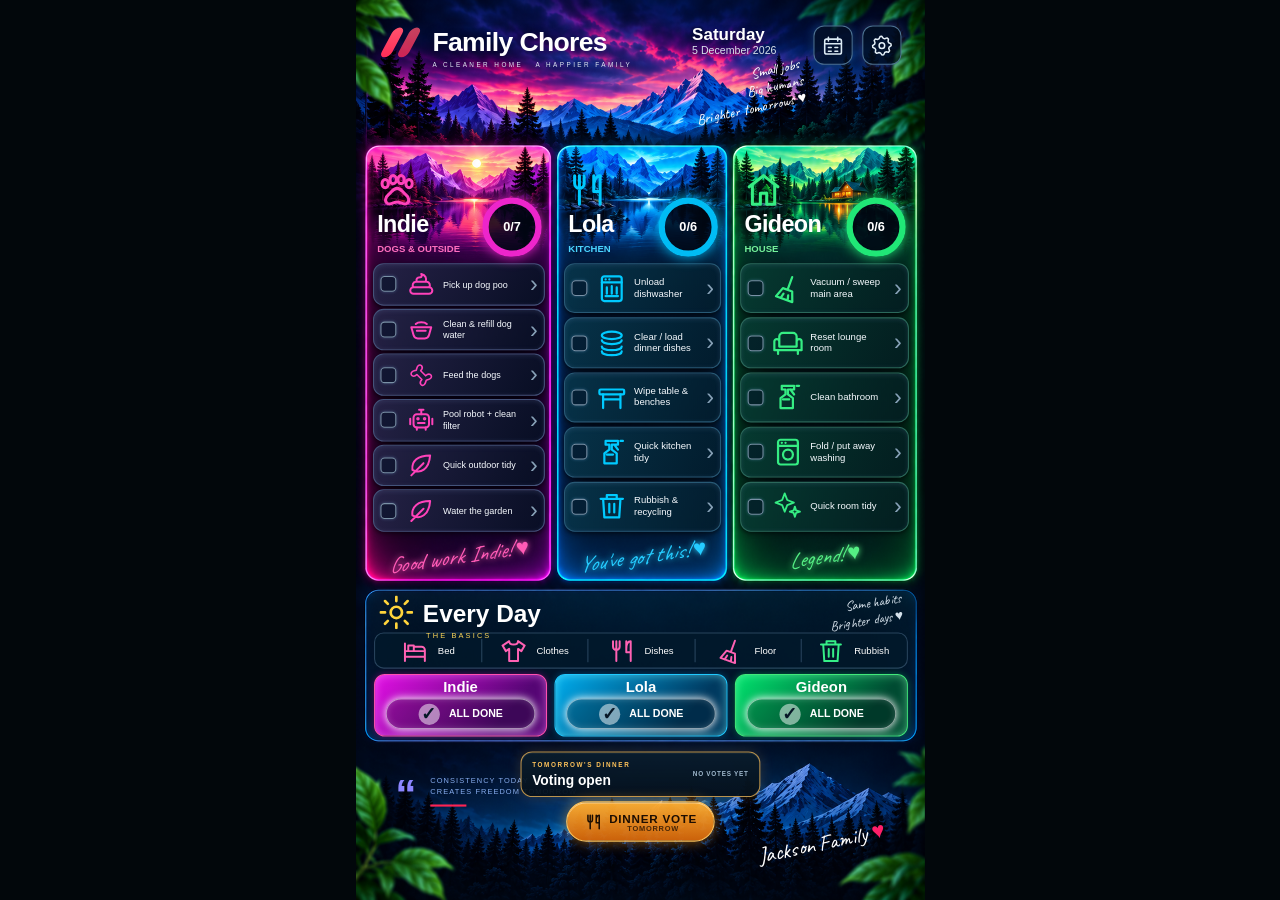
<file: index.html>
<!doctype html>
<html>
<head>
<meta charset="utf-8">
<meta name="viewport" content="width=device-width,initial-scale=1,maximum-scale=1,user-scalable=no">
<title>Family Chores</title>
<style>
*{box-sizing:border-box;-webkit-tap-highlight-color:transparent}
html,body{margin:0;width:100%;height:100%;overflow:hidden;background:#040a11;color:#fff;font-family:Arial,Helvetica,sans-serif}
body{padding:8px;background:#040a11}
button{font:inherit}
.app{height:100%;display:grid;grid-template-rows:108px minmax(0,1fr) 142px 70px;gap:9px}
.top{position:relative;overflow:hidden;border:1px solid #264863;border-radius:20px;background:#091725 url('assets/header-scene.svg') center/cover no-repeat;box-shadow:0 15px 34px rgba(0,0,0,.42)}
.topShade{position:absolute;inset:0;background:linear-gradient(90deg,rgba(3,8,15,.16),rgba(3,8,15,.03) 54%,rgba(3,8,15,.26))}
.topInner{position:relative;z-index:2;height:100%;display:flex;justify-content:space-between;align-items:flex-start;padding:13px 16px}
.brand{display:flex;gap:13px;align-items:flex-start}.logo{position:relative;width:45px;height:36px;margin-top:2px}.logo:before,.logo:after{content:"";position:absolute;top:0;width:14px;height:35px;border-radius:12px;transform:skew(-28deg);background:linear-gradient(#ff536d,#ff2c57)}.logo:before{left:5px}.logo:after{left:23px;opacity:.78}
.title{font-size:34px;line-height:1;font-weight:900;letter-spacing:-1.1px;text-shadow:0 2px 10px rgba(0,0,0,.35)}.tag{margin-top:5px;font-size:10px;letter-spacing:3.2px;color:#e0e9f2;text-shadow:0 2px 7px rgba(0,0,0,.5)}
.topRight{display:flex;gap:13px;align-items:flex-start}.date{text-align:left;color:#d8e2eb;font-size:14px;line-height:1.15;text-shadow:0 2px 7px rgba(0,0,0,.5)}.date b{display:block;font-size:24px;line-height:1;color:#fff}.scribble{margin-top:10px;text-align:right;font-family:cursive;font-size:16px;line-height:1.02;transform:rotate(-4deg);text-shadow:0 2px 8px rgba(0,0,0,.6)}.gear{width:46px;height:46px;border:1px solid #4d7292;border-radius:14px;background:rgba(7,24,40,.72);color:#e5f0f8;font-size:22px}
.cards{display:grid;grid-template-columns:repeat(3,1fr);gap:10px;min-height:0}.card{height:100%;min-height:0;overflow:hidden;border-radius:22px;background:linear-gradient(#091a29,#06111c);display:grid;grid-template-rows:152px minmax(0,1fr) 40px;box-shadow:0 16px 32px rgba(0,0,0,.36)}.card.indie{border:2px solid #ff4fb1;box-shadow:0 0 20px rgba(255,79,177,.20),0 16px 32px rgba(0,0,0,.36)}.card.lola{border:2px solid #20c9ff;box-shadow:0 0 20px rgba(32,201,255,.18),0 16px 32px rgba(0,0,0,.36)}.card.gideon{border:2px solid #41e97a;box-shadow:0 0 20px rgba(65,233,122,.18),0 16px 32px rgba(0,0,0,.36)}
.hero{position:relative;overflow:hidden;background-size:cover;background-position:center}.indie .hero{background-image:url('assets/indie-scene.svg')}.lola .hero{background-image:url('assets/lola-scene.svg')}.gideon .hero{background-image:url('assets/gideon-scene.svg')}.hero:after{content:"";position:absolute;inset:0;background:linear-gradient(180deg,rgba(3,8,14,.02),rgba(3,8,14,.08) 40%,rgba(3,8,14,.83) 100%)}.heroInner{position:relative;z-index:2;height:100%;padding:11px 12px}
.roleIcon{width:48px;height:48px;margin-bottom:1px}.roleIcon svg{width:48px;height:48px;fill:none;stroke-width:2.3;stroke-linecap:round;stroke-linejoin:round}.indie .roleIcon svg{stroke:#ff4fb1}.lola .roleIcon svg{stroke:#20c9ff}.gideon .roleIcon svg{stroke:#41e97a}.name{font-size:31px;font-weight:900;letter-spacing:-.8px}.role{font-size:13px;font-weight:900;text-transform:uppercase;margin-top:1px}.indie .role{color:#ff6fc0}.lola .role{color:#4bd5ff}.gideon .role{color:#75f29b}
.ring{position:absolute;right:12px;bottom:14px;width:70px;height:70px;border-radius:50%;display:grid;place-items:center;background:conic-gradient(#fff 0deg,rgba(255,255,255,.15) 0)}.indie .ring{background:conic-gradient(#ff4fb1 var(--deg),rgba(255,255,255,.15) 0)}.lola .ring{background:conic-gradient(#20c9ff var(--deg),rgba(255,255,255,.15) 0)}.gideon .ring{background:conic-gradient(#41e97a var(--deg),rgba(255,255,255,.15) 0)}.ring:after{content:"";position:absolute;width:50px;height:50px;border-radius:50%;background:#08131f}.ring span{position:relative;z-index:2;font-weight:900;font-size:14px}
.tasks{min-height:0;padding:8px 9px;display:grid;grid-template-rows:repeat(5,1fr);gap:6px}.task{min-height:0;width:100%;display:grid;grid-template-columns:27px 38px minmax(0,1fr) 13px;align-items:center;gap:8px;text-align:left;border:1px solid #29455f;border-radius:13px;background:linear-gradient(#142b40,#0f2235);color:#f7fbff;padding:6px 8px;line-height:1.08}.task:active{transform:scale(.995)}.check{width:26px;height:26px;border:2px solid #7a91a6;border-radius:6px;display:grid;place-items:center;font-size:16px;font-weight:900}.taskIcon{width:36px;height:36px;display:grid;place-items:center}.taskIcon svg{width:32px;height:32px;fill:none;stroke-width:2.15;stroke-linecap:round;stroke-linejoin:round}.indie .taskIcon svg{stroke:#ff4fb1}.lola .taskIcon svg{stroke:#20c9ff}.gideon .taskIcon svg{stroke:#41e97a}.label{font-size:13px;font-weight:700}.arrow{font-size:20px;color:#88a2b8}.task.done{background:linear-gradient(#205f49,#153f31);border-color:#49dc91}.task.done .check{background:#4ce299;border-color:#4ce299;color:#062417}.task.done .label{text-decoration:line-through}.cheer{display:grid;place-items:center;font-family:cursive;font-size:17px;font-style:italic;transform:rotate(-2deg)}.indie .cheer{color:#ff5bb6}.lola .cheer{color:#25ccff}.gideon .cheer{color:#55ef84}
.every{border:1px solid #2c4c67;border-radius:19px;background:linear-gradient(#0e2134,#091824);padding:8px 11px;box-shadow:0 12px 28px rgba(0,0,0,.26)}.everyTop{height:34px;display:flex;justify-content:space-between;align-items:flex-start}.everyTitle{font-size:22px;font-weight:900}.everyTitle span{font-size:28px;vertical-align:-3px;margin-right:8px;color:#ffd43b}.everySub{font-size:9px;letter-spacing:2px;color:#ffd858;margin-left:38px;margin-top:-3px}.same{font-family:cursive;font-size:13px;line-height:1.02;text-align:right;transform:rotate(-3deg);color:#d4e0ea}.basics{height:42px;margin-top:3px;border-top:1px solid #28445d;border-bottom:1px solid #28445d;display:grid;grid-template-columns:repeat(5,1fr)}.basic{display:flex;align-items:center;justify-content:center;gap:6px;font-size:11px}.basic svg{width:20px;height:20px;fill:none;stroke:#ff61b3;stroke-width:2;stroke-linecap:round;stroke-linejoin:round}.everyGrid{height:48px;margin-top:6px;display:grid;grid-template-columns:repeat(3,1fr);gap:9px}.person{border-radius:11px;padding:4px 7px;display:grid;grid-template-columns:74px 1fr;align-items:center}.person.indie{background:linear-gradient(#7c188d,#361548);border:1px solid #ff4fb1}.person.lola{background:linear-gradient(#006a9e,#0a3550);border:1px solid #20c9ff}.person.gideon{background:linear-gradient(#08713e,#0b3a28);border:1px solid #41e97a}.pname{text-align:center;font-size:15px;font-weight:900}.allDone{height:31px;border-radius:16px;border:1px solid rgba(255,255,255,.55);background:rgba(3,11,19,.28);color:#fff;font-size:12px;font-weight:900}.allDone.done{background:linear-gradient(#55e79d,#36c27d);color:#072518;border-color:#72efb0}
.footer{position:relative;overflow:hidden;border:1px solid #1d3d56;border-radius:16px;background:#07121c url('assets/footer-scene.svg') center/cover no-repeat;display:flex;align-items:center;justify-content:space-between;padding:0 15px}.footer:after{content:"";position:absolute;inset:0;background:linear-gradient(90deg,rgba(4,11,18,.30),rgba(4,11,18,.08),rgba(4,11,18,.24))}.quote,.signature{position:relative;z-index:2}.quote{font-size:10px;letter-spacing:1.4px;text-transform:uppercase;line-height:1.4;color:#bccbd8}.quote b{font-size:37px;color:#8eb5d6;vertical-align:-8px;margin-right:8px}.signature{font-family:cursive;font-size:18px}.heart{color:#ff4d68}
.modalbg{display:none;position:fixed;inset:0;z-index:99;background:rgba(0,0,0,.82);align-items:center;justify-content:center}.modal{width:380px;padding:18px;border:1px solid #36536e;border-radius:17px;background:#0d2032}.modal h2{margin:0 0 7px}.modal p{color:#a2b4c6}.actions{display:flex;justify-content:flex-end;gap:8px}.action{padding:10px 14px;border:1px solid #36536e;border-radius:9px;background:#173047;color:#fff}
</style>
<link rel="stylesheet" href="fridge.css?v=20260910-icons">
<link rel="stylesheet" href="dinner-vote.css?v=20260910-main-dinner1">
<link rel="stylesheet" href="family-calendar.css?v=20260911-cal2">
<link rel="stylesheet" href="family-calendar-foundry4.css?v=foundry4-month1">
<link rel="stylesheet" href="family-calendar-industrial-v3.css?v=20260911-steam3">
</head>
<body>
<div class="app">
<header class="top"><div class="topShade"></div><div class="topInner"><div class="brand"><div class="logo"></div><div><div class="title">Family Chores</div><div class="tag">A CLEANER HOME&nbsp;&nbsp; A HAPPIER FAMILY</div></div></div><div class="topRight"><div><div class="date"><b id="day"></b><span id="date"></span></div><div class="scribble">Small jobs<br>Big humans<br>Brighter tomorrows ♥</div></div><button class="gear" id="settings" aria-label="Settings"><svg viewBox="0 0 24 24" aria-hidden="true"><polygon points="12.00,2.00 13.56,4.15 15.06,4.61 17.56,3.69 19.07,4.93 18.65,7.56 19.39,8.94 21.81,10.05 22.00,12.00 19.85,13.56 19.39,15.06 20.31,17.56 19.07,19.07 16.44,18.65 15.06,19.39 13.95,21.81 12.00,22.00 10.44,19.85 8.94,19.39 6.44,20.31 4.93,19.07 5.35,16.44 4.61,15.06 2.19,13.95 2.00,12.00 4.15,10.44 4.61,8.94 3.69,6.44 4.93,4.93 7.56,5.35 8.94,4.61 10.05,2.19"/><circle cx="12" cy="12" r="3"/></svg></button></div></div></header>
<main class="cards">
<section class="card indie"><div class="hero"><div class="heroInner"><div class="roleIcon" id="roleIcon0"></div><div class="name">Indie</div><div class="role" id="role0"></div><div class="ring" id="ring0"><svg viewBox="0 0 56 56" aria-hidden="true"><circle id="progress0" cx="28" cy="28" r="25" fill="none" stroke="#ffffff" stroke-width="4" stroke-dasharray="0 157.08"/></svg><span id="count0">0/6</span></div></div></div><div class="tasks" id="tasks0"></div><div class="cheer">Good work Indie! ♥</div></section>
<section class="card lola"><div class="hero"><div class="heroInner"><div class="roleIcon" id="roleIcon1"></div><div class="name">Lola</div><div class="role" id="role1"></div><div class="ring" id="ring1"><svg viewBox="0 0 56 56" aria-hidden="true"><circle id="progress1" cx="28" cy="28" r="25" fill="none" stroke="#ffffff" stroke-width="4" stroke-dasharray="0 157.08"/></svg><span id="count1">0/6</span></div></div></div><div class="tasks" id="tasks1"></div><div class="cheer">You've got this! ♥</div></section>
<section class="card gideon"><div class="hero"><div class="heroInner"><div class="roleIcon" id="roleIcon2"></div><div class="name">Gideon</div><div class="role" id="role2"></div><div class="ring" id="ring2"><svg viewBox="0 0 56 56" aria-hidden="true"><circle id="progress2" cx="28" cy="28" r="25" fill="none" stroke="#ffffff" stroke-width="4" stroke-dasharray="0 157.08"/></svg><span id="count2">0/6</span></div></div></div><div class="tasks" id="tasks2"></div><div class="cheer">Legend! ♥</div></section>
</main>
<section class="every"><div class="everyTop"><div><div class="everyTitle"><span class="sunIcon"><svg viewBox="0 0 24 24" aria-hidden="true"><circle cx="12" cy="12" r="4"/><path d="M12 1v3M12 20v3M1 12h3M20 12h3M4 4l2 2M18 18l2 2M4 20l2-2M18 6l2-2"/></svg></span>Every Day</div><div class="everySub">THE BASICS</div></div><div class="same">Same habits<br>Brighter days ♥</div></div><div class="basics"><div class="basic"><svg viewBox="0 0 24 24" aria-hidden="true" focusable="false"><path d="M3 21V5M21 21v-9H3M3 17h18M6 12V7h5v5M11 8h7a3 3 0 0 1 3 3v1"/></svg>Bed</div><div class="basic"><svg viewBox="0 0 24 24" aria-hidden="true" focusable="false"><path d="m8 3-6 4 3 5 3-2v11h8V10l3 2 3-5-6-4c0 4-8 4-8 0Z"/></svg>Clothes</div><div class="basic"><svg viewBox="0 0 24 24" aria-hidden="true" focusable="false"><path d="M4 3v5a3 3 0 0 0 6 0V3M7 3v18M16 3v10h4V3c-3 0-4 4-4 7M20 13v8"/></svg>Dishes</div><div class="basic"><svg viewBox="0 0 24 24" aria-hidden="true" focusable="false"><g transform="rotate(20 12 12)"><path d="M12 2v11M8 13h8l3 8H5ZM10 17l-1 4M14 17l1 4"/></g></svg>Floor</div><div class="basic"><svg viewBox="0 0 24 24" aria-hidden="true" focusable="false"><path d="M3 6h18M8 6V3h8v3M5 6l1 15h12l1-15M10 10v7M14 10v7"/></svg>Rubbish</div></div><div class="everyGrid"><div class="person indie"><div class="pname">Indie</div><button class="allDone" id="all0">ALL DONE</button></div><div class="person lola"><div class="pname">Lola</div><button class="allDone" id="all1">ALL DONE</button></div><div class="person gideon"><div class="pname">Gideon</div><button class="allDone" id="all2">ALL DONE</button></div></div></section>
<footer class="footer"><div class="quote"><b>“</b>Consistency today<br>creates freedom tomorrow</div><div class="signature">Jackson Family <span class="heart">♥</span></div></footer>
</div>
<div class="modalbg" id="modal"><div class="modal"><h2>Reset today?</h2><p>Clear every completed job for today?</p><div class="actions"><button class="action" id="cancel">Cancel</button><button class="action" id="reset">Reset</button></div></div></div>
<script>
(function(){function fitBoard(){var board=document.querySelector('.app'),w=document.documentElement.clientWidth,h=document.documentElement.clientHeight,s=Math.min(w/536,h/848);board.style.transform='scale('+s+')';board.style.left=((w-536*s)/2)+'px';board.style.top=((h-848*s)/2)+'px'}fitBoard();window.addEventListener('resize',fitBoard);})();
</script>
<script>
(function(){
var roles=[
{name:"Dogs & Outside",tasks:[["Pick up dog poo","poo"],["Clean & refill dog water","bowl"],["Feed the dogs","bone"],["Pool robot + clean filter","robot"],["Quick outdoor tidy","leaf"],["Water the garden","leaf"]]},
{name:"Kitchen",tasks:[["Unload dishwasher","dishwasher"],["Clear / load dinner dishes","dishes"],["Wipe table & benches","table"],["Quick kitchen tidy","spray"],["Rubbish & recycling","bin"]]},
{name:"House",tasks:[["Vacuum / sweep main area","broom"],["Reset lounge room","sofa"],["Clean bathroom","spray"],["Fold / put away washing","washer"],["Quick room tidy","sparkle"]]}
];
var anchor=new Date(2026,8,9,12,0,0),dayNames=["Sunday","Monday","Tuesday","Wednesday","Thursday","Friday","Saturday"],monthNames=["January","February","March","April","May","June","July","August","September","October","November","December"];
function pad(n){return n<10?"0"+n:""+n}function dateKey(d){return d.getFullYear()+"-"+pad(d.getMonth()+1)+"-"+pad(d.getDate())}function dateOnly(d){return new Date(d.getFullYear(),d.getMonth(),d.getDate(),12,0,0)}function dayDiff(a,b){return Math.round((dateOnly(b)-dateOnly(a))/86400000)}function mod(n,m){return((n%m)+m)%m}
var now=new Date(),today=dateKey(now),offset=mod(dayDiff(anchor,now),3);
function roleIndex(i){return mod(i+offset,3)}function storageKey(i,t,j){return"jackson-chores:"+today+":"+i+":"+t+":"+j}function getDone(i,t,j){return localStorage.getItem(storageKey(i,t,j))==="1"}function setDone(i,t,j,v){if(v){localStorage.setItem(storageKey(i,t,j),"1")}else{localStorage.removeItem(storageKey(i,t,j))}}function basicDone(i){return getDone(i,"every","all")}
var iconShapes={"paw":"<ellipse cx=\"5\" cy=\"8\" rx=\"2\" ry=\"2.6\"/><ellipse cx=\"10\" cy=\"5.5\" rx=\"2\" ry=\"2.6\"/><ellipse cx=\"15\" cy=\"5.5\" rx=\"2\" ry=\"2.6\"/><ellipse cx=\"20\" cy=\"8\" rx=\"2\" ry=\"2.6\"/><path d=\"M12.5 11c-2.5 0-3 2-5.5 4-2 1.6-2.5 4.5-.5 5.5 2 1 4-1 6-1s4 2 6 1c2-1 1.5-4-.5-5.5-2.5-2-3-4-5.5-4Z\"/>","utensils":"<path d=\"M4 3v5a3 3 0 0 0 6 0V3M7 3v18M16 3v10h4V3c-3 0-4 4-4 7M20 13v8\"/>","house":"<path d=\"m3 10 9-7 9 7M5 9v12h5v-7h4v7h5V9\"/>","poo":"<path d=\"M8 10c-1-2 0-4 3-4 1 0 2-1 1-3 4 1 5 4 4 7M7 10h10a3 3 0 0 1 2 5H5a3 3 0 0 1 2-5ZM5 15h14a3 3 0 0 1 0 6H5a3 3 0 0 1 0-6Z\"/>","bowl":"<path d=\"M3 10h18l-2 7a4 4 0 0 1-4 3H9a4 4 0 0 1-4-3ZM7 7c2-2 8-2 10 0M8 13h8\"/>","bone":"<path d=\"M9 8C3 8 3 2 7 2c2 0 3 1 5 2 2-1 3-2 5-2 4 0 4 6-2 6v8c6 0 6 6 2 6-2 0-3-1-5-2-2 1-3 2-5 2-4 0-4-6 2-6Z\" transform=\"translate(12 12) rotate(-45) scale(.8) translate(-12 -12)\"/>","robot":"<rect x=\"5\" y=\"7\" width=\"14\" height=\"12\" rx=\"3\"/><path d=\"M12 7V3M10 3h4M2 11v5M22 11v5M8 19v2M16 19v2M9 15h6\"/><circle cx=\"9\" cy=\"11\" r=\".7\"/><circle cx=\"15\" cy=\"11\" r=\".7\"/>","leaf":"<path d=\"M20 3C9 3 3 8 4 16c7 4 15 0 16-13ZM3 21l11-11\"/>","dishwasher":"<rect x=\"4\" y=\"2\" width=\"16\" height=\"20\" rx=\"2\"/><path d=\"M4 7h16M7 4.5h.1M10 4.5h.1M7 18h10M8 11v5M12 10v6M16 11v5\"/>","washer":"<rect x=\"4\" y=\"2\" width=\"16\" height=\"20\" rx=\"2\"/><path d=\"M4 7h16M7 4.5h.1M10 4.5h.1\"/><circle cx=\"12\" cy=\"14\" r=\"4\"/>","dishes":"<ellipse cx=\"12\" cy=\"6\" rx=\"8\" ry=\"3\"/><path d=\"M4 10c0 4 16 4 16 0M4 15c0 4 16 4 16 0M4 19c0 4 16 4 16 0\"/>","table":"<rect x=\"2\" y=\"6\" width=\"20\" height=\"4\" rx=\"1\"/><path d=\"M5 10v11M19 10v11M5 14h14\"/>","spray":"<path d=\"M7 3h10v3h-5v4l4 3v8H6v-8l4-3V6H7ZM14 6l3 4M19 3h2M8 14h5\"/>","bin":"<path d=\"M3 6h18M8 6V3h8v3M5 6l1 15h12l1-15M10 10v7M14 10v7\"/>","broom":"<g transform=\"rotate(20 12 12)\"><path d=\"M12 2v11M8 13h8l3 8H5ZM10 17l-1 4M14 17l1 4\"/></g>","sofa":"<path d=\"M5 11V7a3 3 0 0 1 3-3h8a3 3 0 0 1 3 3v4M5 15h14M5 11a2 2 0 0 0-4 0v7h22v-7a2 2 0 0 0-4 0v4M5 11v4M4 18v3M20 18v3\"/>","shirt":"<path d=\"m8 3-6 4 3 5 3-2v11h8V10l3 2 3-5-6-4c0 4-8 4-8 0Z\"/>","sparkle":"<path d=\"m9 2 2.5 6.5L18 11l-6.5 2.5L9 20l-2.5-6.5L0 11l6.5-2.5ZM19 15l1.2 3.8L24 20l-3.8 1.2L19 25l-1.2-3.8L14 20l3.8-1.2Z\" transform=\"translate(2 0) scale(.82)\"/>","bed":"<path d=\"M3 21V5M21 21v-9H3M3 17h18M6 12V7h5v5M11 8h7a3 3 0 0 1 3 3v1\"/>","sun":"<circle cx=\"12\" cy=\"12\" r=\"4\"/><path d=\"M12 1v3M12 20v3M1 12h3M20 12h3M4 4l2 2M18 18l2 2M4 20l2-2M18 6l2-2\"/>"};
function iconSvg(name){return '<svg viewBox="0 0 24 24" aria-hidden="true" focusable="false">'+iconShapes[name]+'</svg>'}
function roleIcon(idx){return iconSvg(["paw","utensils","house"][idx])}
function taskIcon(name){return iconSvg(name)}
function makeTask(i,j,label,iconName){var b=document.createElement("button");b.className=getDone(i,"role",j)?"task done":"task";b.innerHTML='<span class="check">'+(getDone(i,"role",j)?"✓":"")+'</span><span class="taskIcon">'+taskIcon(iconName)+'</span><span class="label">'+label+'</span><span class="arrow">›</span>';b.onclick=function(){setDone(i,"role",j,!getDone(i,"role",j));render()};return b}
function render(){document.getElementById("day").innerHTML=dayNames[now.getDay()];document.getElementById("date").innerHTML=now.getDate()+" "+monthNames[now.getMonth()]+" "+now.getFullYear();var i,j,r,doneCount,total,pct,tasksEl,btn;for(i=0;i<3;i++){r=roles[roleIndex(i)];document.getElementById("role"+i).innerHTML=r.name;document.getElementById("roleIcon"+i).innerHTML=roleIcon(roleIndex(i));tasksEl=document.getElementById("tasks"+i);tasksEl.className=r.tasks.length>5?"tasks six":"tasks";tasksEl.innerHTML="";doneCount=basicDone(i)?1:0;for(j=0;j<r.tasks.length;j++){if(getDone(i,"role",j)){doneCount++}tasksEl.appendChild(makeTask(i,j,r.tasks[j][0],r.tasks[j][1]))}total=r.tasks.length+1;pct=Math.round(doneCount*100/total);document.getElementById("count"+i).innerHTML=doneCount+"/"+total;document.getElementById("progress"+i).setAttribute("stroke-dasharray",(pct*1.5708)+" 157.08");btn=document.getElementById("all"+i);btn.className=basicDone(i)?"allDone done":"allDone";btn.innerHTML=basicDone(i)?"✓ ALL DONE":"ALL DONE"}}
function allHandler(i){return function(){setDone(i,"every","all",!basicDone(i));render()}}for(var a=0;a<3;a++){document.getElementById("all"+a).onclick=allHandler(a)}document.getElementById("settings").onclick=function(){document.getElementById("modal").style.display="flex"};document.getElementById("cancel").onclick=function(){document.getElementById("modal").style.display="none"};document.getElementById("reset").onclick=function(){for(var i=0;i<3;i++){var r=roles[roleIndex(i)];for(var j=0;j<r.tasks.length;j++){localStorage.removeItem(storageKey(i,"role",j))}localStorage.removeItem(storageKey(i,"every","all"))}document.getElementById("modal").style.display="none";render()};setInterval(function(){if(dateKey(new Date())!==today){location.reload()}},60000);render()})();
</script>
<script src="dinner-vote.js?v=20260910-cloud3"></script>
<script src="family-calendar-foundry4.js?v=foundry4-month-day2"></script>
</body>
</html>
</file>
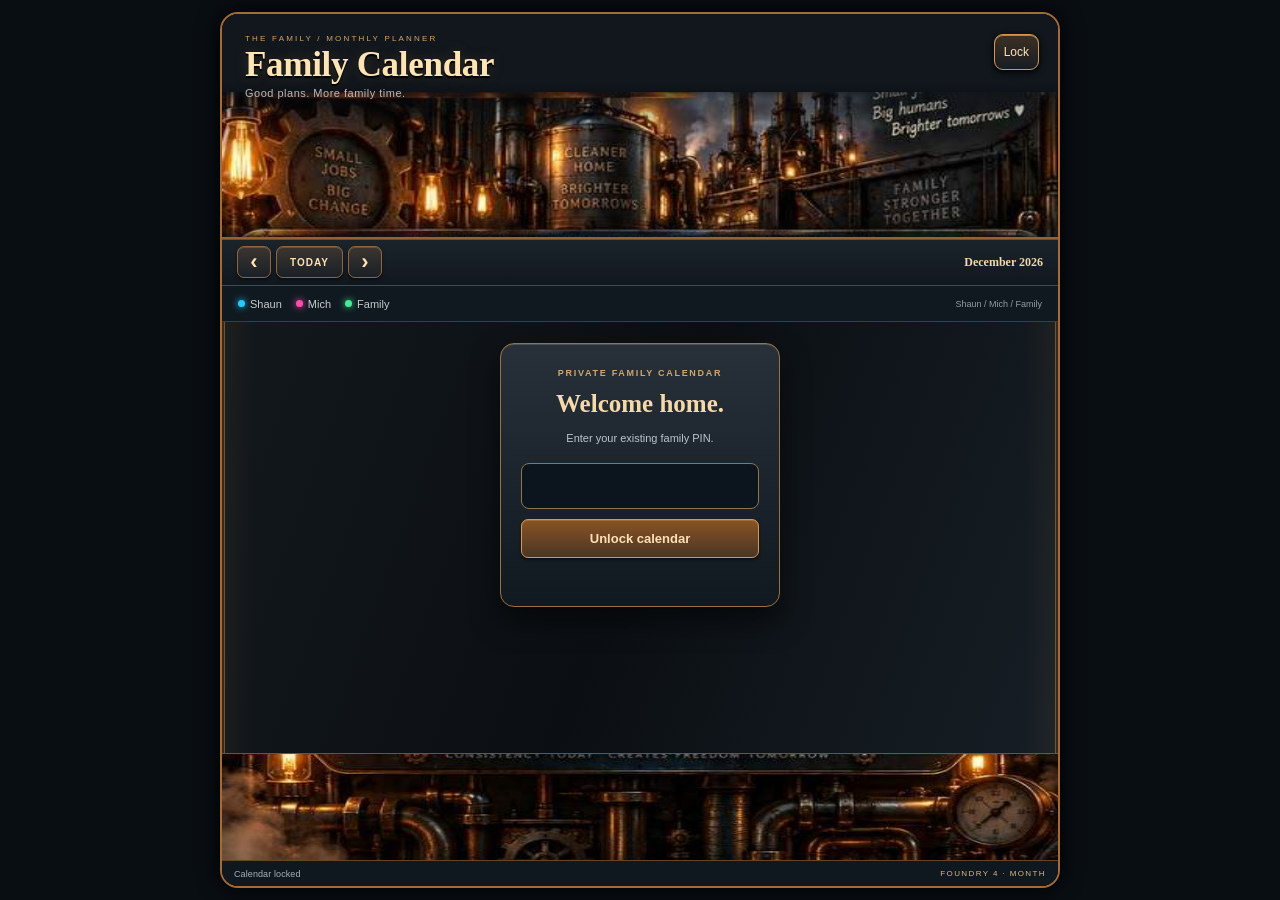
<file: calendar.html>
<!doctype html>
<html>
<head>
<meta charset="utf-8">
<meta name="viewport" content="width=device-width,initial-scale=1,maximum-scale=1,user-scalable=no">
<title>Family Calendar</title>
<link rel="stylesheet" href="family-calendar.css?v=20260911-cal2">
<link rel="stylesheet" href="family-calendar-foundry4.css?v=foundry4-month1">
<link rel="stylesheet" href="family-calendar-industrial-v3.css?v=20260911-steam3">
</head>
<body class="fcStandaloneBody">
<main class="fcStandalone" id="calendarStandalone"></main>
<script src="family-calendar-foundry4.js?v=foundry4-month-day2"></script>
</body>
</html>
</file>
<file: fridge.css>
/* Portrait reference canvas, uniformly fitted to the Family Hub viewport. */
html,body{background:#02070b;overflow:hidden}
body{padding:0}
.app{position:absolute;width:536px;height:848px;display:block;transform-origin:0 0;background-color:#040a11;background-image:url('assets/family-hub-artwork.png?v=20260910-bgrestore');background-position:center;background-size:100% 100%;background-repeat:no-repeat}
.top{position:absolute;left:16px;top:10px;width:504px;height:128px;border:0;border-radius:0;background:none;box-shadow:none;overflow:visible}
.topShade{display:none}.topInner{padding:16px 8px;display:block}
.brand{gap:10px}.logo{width:38px;height:30px;margin-top:0}.logo:before,.logo:after{width:10px;height:28px}.logo:after{left:21px}
.title{font-size:25px;letter-spacing:-.6px;line-height:1.05}.tag{font-size:6px;letter-spacing:2.3px;margin-top:6px}
.topRight{position:absolute;top:14px;right:6px;gap:9px}.date{font-size:10px}.date b{font-size:16px;line-height:1.1}.gear{width:37px;height:37px;border-radius:10px;font-size:22px;background:rgba(3,16,35,.65);box-shadow:0 0 9px #55599980}
.scribble{font-family:'Segoe Print','Comic Sans MS',cursive;font-size:11px;line-height:1.15;margin-top:10px;transform:rotate(-12deg);font-weight:400}
.cards{position:absolute;left:17px;top:140px;width:502px;height:410px;gap:8px}
.card,.card.indie,.card.lola,.card.gideon{border:0;box-shadow:none;background:none;border-radius:13px;grid-template-rows:108px 255px 47px}
.hero,.indie .hero,.lola .hero,.gideon .hero{background:none;overflow:visible}.hero:after{display:none}.heroInner{padding:23px 10px 0}
.roleIcon,.roleIcon svg{width:36px;height:36px}.roleIcon{margin-bottom:3px}.roleIcon svg{stroke-width:2.8;filter:drop-shadow(0 0 4px currentColor)}
.name{font-size:22px;letter-spacing:-.6px;line-height:1.08}.role{font-size:9px;font-weight:700;margin-top:5px}
.ring,.indie .ring,.lola .ring,.gideon .ring{right:9px;bottom:4px;width:56px;height:56px;background:rgba(0,7,18,.8);border:6px solid;box-shadow:0 0 12px currentColor;display:flex;align-items:center;justify-content:center}
.indie .ring{border-color:#ed25cb;color:#ed25cb}.lola .ring{border-color:#00bcf4;color:#00bcf4}.gideon .ring{border-color:#20e776;color:#20e776}.ring:after{display:none}.ring span{color:#fff;font-size:12px}.ring svg{position:absolute;left:-6px;top:-6px;width:56px;height:56px;transform:rotate(-90deg)}
.tasks{padding:2px 6px 0;gap:4px;grid-template-rows:repeat(5,1fr)}
.task{grid-template-columns:16px 29px minmax(0,1fr) 7px;gap:7px;padding:5px 6px;border-radius:10px;border-color:#43537a;background:linear-gradient(115deg,rgba(38,37,73,.90),rgba(7,15,36,.92));box-shadow:inset 0 1px 5px #a6bdff20,0 2px 4px #0008}
.lola .task{border-color:#285975;background:linear-gradient(115deg,#07354bed,#021c2ded)}
.gideon .task{border-color:#2b685b;background:linear-gradient(115deg,#063c32ed,#031d20ed)}
.check{width:15px;height:15px;border-width:1px;border-radius:4px;font-size:12px;background:#030e2580;box-shadow:0 0 3px #8ac5ff55}
.taskIcon{width:29px;height:32px}.taskIcon svg{width:29px;height:29px;stroke-width:2.4}.label{font-size:9px;font-weight:400;line-height:1.24}.arrow{font-size:22px;font-weight:300}
.task.done,.lola .task.done,.gideon .task.done{background:linear-gradient(#205f49,#153f31);border-color:#49dc91}
.cheer{font-family:'Segoe Print','Comic Sans MS',cursive;font-size:16px;font-weight:400;line-height:1.05;transform:rotate(-8deg);padding:5px 10px;text-align:center;text-shadow:0 0 6px currentColor}
.every{position:absolute;left:17px;top:562px;width:502px;height:162px;background:none;border:0;box-shadow:none;padding:6px 7px}
.everyTop{height:36px;padding:0 5px}.everyTitle{font-size:23px;line-height:1}.everyTitle span{font-size:33px;vertical-align:-5px;margin-right:9px}.everySub{font-size:7px;letter-spacing:2px;margin-left:44px;margin-top:2px}.same{font-family:'Segoe Print','Comic Sans MS',cursive;font-size:10px;line-height:1.2;transform:rotate(-9deg);padding-top:1px}
.basics{height:39px;margin-top:4px;border:1px solid #28445d;border-radius:9px;background:#02192bba}.basic{gap:9px;font-size:9px;position:relative}.basic+.basic:before{content:'';position:absolute;left:0;height:22px;border-left:1px solid #28445d}.basic svg{width:25px;height:25px;stroke-width:2.4}.basic:last-child svg{stroke:#35ef87}
.everyGrid{height:67px;margin-top:5px;gap:7px}.person{padding:4px 10px;display:flex;flex-direction:column;border-radius:10px}.pname{font-size:14px;line-height:18px;font-weight:600}.allDone{width:100%;height:31px;margin-top:3px;font-size:10px;font-weight:600;box-shadow:0 0 8px currentColor,inset 0 0 7px #ffffff33;display:flex;align-items:center;justify-content:center;gap:9px}.allDone:before{content:'✓';border-radius:50%;width:20px;height:20px;font-size:17px;background:#ffffff80;color:#071827;line-height:20px}
.person.indie{background:linear-gradient(130deg,#e210e4,#550674 75%);box-shadow:inset 0 0 9px #ff8aff88,0 0 7px #ff00e455}.person.lola{background:linear-gradient(130deg,#00adee,#003a60 75%);box-shadow:inset 0 0 9px #7ffaff88,0 0 7px #00aeff55}.person.gideon{background:linear-gradient(130deg,#00e36e,#004b32 75%);box-shadow:inset 0 0 9px #84ffb588,0 0 7px #00ff8255}
.footer{position:absolute;left:17px;top:735px;width:502px;height:104px;background:none;border:0;box-shadow:none;padding:10px 20px;align-items:flex-start;overflow:visible}.footer:after{display:none}.quote{font-size:7px;letter-spacing:1px;line-height:1.4;padding-left:33px;color:#87aef0;margin-top:12px}.quote b{position:absolute;left:0;top:-11px;font-size:40px;color:#8b85ff}.quote:after{content:'';display:block;width:34px;border-bottom:2px solid #ff2353;margin-top:7px}.signature{align-self:flex-end;font-family:'Segoe Print','Comic Sans MS',cursive;transform:rotate(-12deg);font-size:15px;margin-bottom:20px}.heart{color:#ff1f69}
.modalbg{inset:auto;left:0;top:0;width:100%;height:100%}.modal{max-width:90vw}
/* Align live content with the background plate's retained panel edges. */
.cards{left:10px;top:138px;width:517px;height:409px;grid-template-columns:174px 160px 171px;gap:6px}
.every{left:10px;top:556px;width:517px;height:143px;padding:5px 7px}
.everyTop{height:31px}.basics{height:34px}.everyGrid{height:59px}.person{padding-top:2px;padding-bottom:2px}.allDone{height:29px;margin-top:2px}
.footer{top:709px;height:128px}

@font-face{font-family:Caveat;src:url("assets/caveat.ttf") format("truetype");font-weight:400 700;font-display:swap}
.scribble,.same,.signature,.cheer{font-family:Caveat,cursive}.scribble{font-size:14px}.same{font-size:13px}.cheer{font-size:21px}.signature{font-size:21px}

/* Shared icon geometry and optical alignment. */
.roleIcon{display:flex;align-items:center;justify-content:center}.roleIcon svg,.taskIcon svg,.basic svg{display:block;fill:none;stroke-width:1.8;stroke-linecap:round;stroke-linejoin:round;filter:none;overflow:visible;flex-shrink:0}.roleIcon svg{width:36px;height:36px;stroke-width:1.9}.taskIcon{width:30px;height:30px;display:flex;align-items:center;justify-content:center}.taskIcon svg{width:28px;height:28px}.indie .roleIcon,.indie .taskIcon{color:#ff42ba}.lola .roleIcon,.lola .taskIcon{color:#00caff}.gideon .roleIcon,.gideon .taskIcon{color:#35ed83}.roleIcon svg,.taskIcon svg{stroke:currentColor!important}.sunIcon{display:inline-block;width:32px;height:32px;vertical-align:-7px!important}.sunIcon svg{display:block;width:32px;height:32px;fill:none;stroke:#ffd43b;stroke-width:1.9;stroke-linecap:round}

.gear{display:flex;align-items:center;justify-content:center;padding:7px}.gear svg{display:block;width:22px;height:22px;fill:none;stroke:currentColor;stroke-width:1.6;stroke-linejoin:round}


/* Six-task role support */
.tasks.six{grid-template-rows:repeat(6,1fr);gap:3px}
.tasks.six .task{padding-top:3px;padding-bottom:3px}
.tasks.six .taskIcon{height:27px}
.tasks.six .taskIcon svg{width:25px;height:25px}
.tasks.six .label{font-size:8.5px}
</file>
<file: dinner-vote.css>
/* Dinner Vote is an additive overlay only. It intentionally does not override the chore artwork or icon styles. */
.dinnerVoteLaunch{position:absolute;left:198px;top:755px;width:140px;height:38px;z-index:18;border:1px solid #ffc35a;border-radius:19px;background:linear-gradient(180deg,rgba(255,175,48,.96),rgba(211,101,10,.96));color:#1c0d02;font-size:11px;font-weight:900;letter-spacing:.7px;display:flex;align-items:center;justify-content:center;gap:7px;box-shadow:0 0 12px rgba(255,166,40,.50),inset 0 1px 0 rgba(255,255,255,.45);text-transform:uppercase;text-shadow:none}.dinnerVoteLaunch:active{transform:scale(.97)}.dinnerVoteLaunch svg{width:17px;height:17px;stroke:#1c0d02;fill:none;stroke-width:2;stroke-linecap:round;stroke-linejoin:round}.dinnerVoteLaunch .dvTiny{font-size:7px;font-weight:800;opacity:.76;display:block;line-height:1}
.dvOverlay{display:none;position:absolute;left:0;top:0;width:536px;height:848px;z-index:120;background:rgba(1,6,13,.82);align-items:center;justify-content:center}.dvOverlay.open{display:flex}.dvPanel{width:478px;max-height:760px;border:1px solid #416681;border-radius:20px;background:linear-gradient(180deg,rgba(8,27,43,.985),rgba(4,14,25,.99));box-shadow:0 24px 60px rgba(0,0,0,.6),0 0 24px rgba(28,193,255,.16);overflow:hidden}.dvHead{height:86px;padding:15px 17px 11px;display:flex;align-items:flex-start;justify-content:space-between;border-bottom:1px solid #24445d;background:linear-gradient(115deg,rgba(255,82,177,.13),rgba(0,188,244,.10) 50%,rgba(51,234,126,.11))}.dvTitleWrap{display:flex;gap:11px;align-items:flex-start}.dvDinnerIcon{width:39px;height:39px;border-radius:12px;display:grid;place-items:center;background:linear-gradient(145deg,#ffbc48,#ff7a16);box-shadow:0 0 13px rgba(255,155,33,.35)}.dvDinnerIcon svg{width:25px;height:25px;stroke:#241001;fill:none;stroke-width:2;stroke-linecap:round}.dvTitle{font-size:25px;font-weight:900;line-height:1}.dvSub{font-size:9px;letter-spacing:1.5px;color:#9fb8cc;text-transform:uppercase;margin-top:6px}.dvClose{width:36px;height:36px;border:1px solid #385871;border-radius:10px;background:#0b2235;color:#dceaf4;font-size:24px;line-height:32px}.dvBody{padding:13px 16px 16px}.dvSectionLabel{font-size:9px;font-weight:900;letter-spacing:1.7px;color:#93aac0;text-transform:uppercase;margin:0 0 7px}.dvVoters{display:grid;grid-template-columns:repeat(5,1fr);gap:6px;margin-bottom:15px}.dvVoter{height:41px;border:1px solid #304f69;border-radius:11px;background:#0e2940;color:#d9e5ee;font-size:11px;font-weight:800;padding:2px}.dvVoter.active{color:#04131d;border-color:#72ddff;background:linear-gradient(180deg,#65e0ff,#19a9e8);box-shadow:0 0 10px rgba(32,201,255,.35)}.dvVoter.voted:after{content:' ✓';font-weight:900}.dvMealList{display:grid;gap:8px}.dvMeal{min-height:67px;width:100%;border:1px solid #2d516c;border-radius:13px;background:linear-gradient(180deg,#12304a,#0a2034);color:#fff;padding:8px 11px;display:grid;grid-template-columns:43px minmax(0,1fr) 70px;align-items:center;gap:10px;text-align:left}.dvMeal:active{transform:scale(.995)}.dvMealMark{width:40px;height:40px;border-radius:11px;display:grid;place-items:center;border:1px solid rgba(255,190,73,.4);background:rgba(255,168,28,.10);color:#ffbd4b}.dvMealMark svg{width:24px;height:24px;stroke:currentColor;fill:none;stroke-width:2;stroke-linecap:round;stroke-linejoin:round}.dvMealName{font-size:16px;font-weight:800;line-height:1.1}.dvMealHint{font-size:9px;color:#86a0b5;margin-top:3px}.dvVotes{text-align:right}.dvVoteNum{font-size:22px;font-weight:900;color:#fff;line-height:1}.dvVoteWord{font-size:8px;color:#91a9bd;text-transform:uppercase;letter-spacing:1px}.dvMeal.leading{border-color:#ffc04b;box-shadow:0 0 12px rgba(255,174,42,.22)}.dvMeal.leading .dvMealMark{background:linear-gradient(145deg,#ffc957,#ff8a1f);color:#311400}.dvMeal.mine{box-shadow:inset 0 0 0 1px #76e7ff,0 0 11px rgba(43,207,255,.18)}.dvStatus{height:34px;margin-top:10px;border-radius:10px;display:flex;align-items:center;justify-content:center;background:#071a2a;border:1px solid #203f57;color:#a9becf;font-size:10px;text-align:center;padding:0 8px}.dvStatus strong{color:#fff}.dvSettingsBtn{height:34px;margin-top:8px;width:100%;border:1px solid #2b4c65;border-radius:10px;background:#0d2539;color:#a9bdcd;font-size:10px;font-weight:800;letter-spacing:.7px;text-transform:uppercase}
.dvsPanel{width:486px;max-height:780px}.dvsBody{padding:12px 16px 16px;max-height:682px;overflow:auto}.dvsBlock{border:1px solid #294a63;border-radius:13px;background:#091d2e;padding:10px 11px;margin-bottom:10px}.dvsBlockTitle{font-size:13px;font-weight:900;margin-bottom:3px}.dvsHelp{font-size:9px;color:#8da5b8;margin-bottom:8px;line-height:1.3}.dvsInputs{display:grid;gap:6px}.dvsInput{width:100%;height:37px;border:1px solid #35546c;border-radius:9px;background:#071828;color:#fff;font:12px Arial,Helvetica,sans-serif;padding:0 10px;outline:none}.dvsInput:focus{border-color:#36ccff;box-shadow:0 0 0 1px rgba(54,204,255,.25)}.dvsVoters{grid-template-columns:repeat(2,1fr)}.dvsActions{display:grid;grid-template-columns:1fr 1fr;gap:8px;margin-top:11px}.dvsAction{height:40px;border-radius:10px;border:1px solid #36556e;background:#102c43;color:#e8f0f6;font-size:11px;font-weight:900}.dvsAction.primary{border-color:#36cfff;background:linear-gradient(180deg,#11aee5,#0877ae);color:#fff}.dvsAction.warn{border-color:#e29142;color:#ffd2a5}.dvsSaved{height:25px;font-size:9px;color:#63e6a0;display:flex;align-items:center;justify-content:center;opacity:0}.dvsSaved.show{opacity:1}
/* Main board dinner summary. This sits over the footer artwork without changing it. */
.tomorrowDinnerCard{position:absolute;left:155px;top:708px;width:226px;height:43px;z-index:18;border:1px solid rgba(255,195,90,.72);border-radius:11px;background:linear-gradient(180deg,rgba(9,29,45,.93),rgba(5,16,27,.95));color:#fff;display:grid;grid-template-columns:minmax(0,1fr) auto;grid-template-rows:12px 17px;column-gap:8px;align-content:center;text-align:left;padding:5px 10px;box-shadow:0 0 12px rgba(255,166,40,.17),inset 0 1px 0 rgba(255,255,255,.08)}.tomorrowDinnerCard:active{transform:scale(.985)}.tdLabel{grid-column:1/2;grid-row:1;font-size:6px;line-height:12px;letter-spacing:1.5px;font-weight:900;color:#ffc35a;white-space:nowrap}.tdMeal{grid-column:1/2;grid-row:2;font-size:13px;line-height:17px;font-weight:900;white-space:nowrap;overflow:hidden;text-overflow:ellipsis}.tdStatus{grid-column:2;grid-row:1/3;align-self:center;font-size:6px;line-height:1.25;letter-spacing:.7px;font-weight:900;color:#9fb8cc;text-align:right;white-space:nowrap}
</file>
<file: family-calendar.css>
/* Family Calendar is additive only. It does not alter the chore artwork or existing chore icons. */
.familyCalendarLaunch{width:37px;height:37px;border:1px solid #4d7292;border-radius:10px;background:rgba(3,16,35,.68);color:#dceaf4;display:flex;align-items:center;justify-content:center;padding:7px;box-shadow:0 0 9px rgba(69,150,210,.28)}
.familyCalendarLaunch svg{width:22px;height:22px;fill:none;stroke:currentColor;stroke-width:1.7;stroke-linecap:round;stroke-linejoin:round}
.familyCalendarLaunch:active{transform:scale(.96)}

.fcOverlay{display:none;position:absolute;left:0;top:0;width:536px;height:848px;z-index:145;background:rgba(1,6,13,.91);align-items:center;justify-content:center}
.fcOverlay.open{display:flex}
.fcPanel{width:516px;height:824px;border:1px solid #375873;border-radius:18px;background:linear-gradient(180deg,#081b2c,#04111d);box-shadow:0 20px 50px rgba(0,0,0,.62);overflow:hidden;display:flex;flex-direction:column}
.fcHead{height:74px;flex:0 0 74px;padding:12px 14px;border-bottom:1px solid #24445d;background:linear-gradient(115deg,rgba(0,188,244,.10),rgba(255,82,177,.10) 55%,rgba(51,234,126,.08));display:flex;align-items:flex-start;justify-content:space-between}
.fcTitle{font-size:24px;font-weight:900;line-height:1}.fcSub{font-size:9px;color:#9eb4c6;margin-top:6px;letter-spacing:1.2px;text-transform:uppercase}.fcClose{width:36px;height:36px;border:1px solid #385871;border-radius:10px;background:#0b2235;color:#dceaf4;font-size:24px;line-height:32px}
.fcControls{height:50px;flex:0 0 50px;display:flex;align-items:center;justify-content:space-between;padding:7px 10px;border-bottom:1px solid #17344b}.fcNav{display:flex;gap:6px}.fcBtn{height:34px;min-width:58px;padding:0 10px;border:1px solid #31536c;border-radius:9px;background:#0d263b;color:#e5edf3;font-size:10px;font-weight:800}.fcBtn:active{transform:scale(.97)}.fcRange{font-size:11px;font-weight:900;color:#cfe0ec;text-align:center}
.fcLegend{height:31px;flex:0 0 31px;display:flex;align-items:center;gap:14px;padding:0 10px;border-bottom:1px solid #17344b;font-size:9px;color:#a8bac8}.fcLegend span{display:flex;align-items:center;gap:5px}.fcDot{width:8px;height:8px;border-radius:50%}.fcDot.shaun{background:#3cb8ff}.fcDot.mich{background:#ff5bb6}.fcDot.family{background:#51e890}
.fcGridWrap{flex:1;min-height:0;padding:7px 8px 9px;overflow:hidden}
.fcWeekGrid{height:100%;display:grid;grid-template-columns:54px repeat(7,1fr);grid-template-rows:38px repeat(3,1fr);gap:4px}
.fcCorner,.fcDayHead,.fcPerson,.fcCell{border:1px solid #24445d;border-radius:8px;background:rgba(6,24,39,.88);min-width:0;overflow:hidden}
.fcCorner{background:rgba(4,16,27,.72)}.fcDayHead{display:flex;flex-direction:column;align-items:center;justify-content:center}.fcDayName{font-size:7px;color:#8fa8ba;text-transform:uppercase;letter-spacing:.7px}.fcDayNum{font-size:15px;font-weight:900;line-height:1.05}.fcDayHead.today{border-color:#58d6ff;box-shadow:inset 0 0 0 1px rgba(88,214,255,.25)}
.fcPerson{display:flex;align-items:center;justify-content:center;font-size:10px;font-weight:900;writing-mode:vertical-rl;transform:rotate(180deg);letter-spacing:.7px}.fcPerson.shaun{color:#3cb8ff}.fcPerson.mich{color:#ff5bb6}.fcPerson.family{color:#51e890}
.fcCell{padding:3px;overflow:hidden}.fcCell.today{background:rgba(8,37,57,.94)}.fcEmpty{font-size:7px;color:#4c677a;text-align:center;margin-top:8px}
.fcEvent{width:100%;border:0;border-radius:6px;margin-bottom:3px;padding:4px 4px 5px;text-align:left;color:#fff;display:block;overflow:hidden;box-shadow:inset 0 1px 0 rgba(255,255,255,.08)}.fcEvent.shaun{background:linear-gradient(135deg,#0d6e9d,#073753);border-left:3px solid #3cb8ff}.fcEvent.mich{background:linear-gradient(135deg,#8c2367,#451734);border-left:3px solid #ff5bb6}.fcEvent.family{background:linear-gradient(135deg,#147647,#0a3b28);border-left:3px solid #51e890}.fcEventTime{font-size:6px;color:#c5d6e2;line-height:1.05;text-transform:uppercase;white-space:nowrap}.fcEventTitle{font-size:7px;font-weight:800;line-height:1.12;margin-top:2px;word-break:break-word}.fcMore{font-size:7px;color:#8fa8ba;text-align:center;padding-top:2px}
.fcStatus{height:26px;flex:0 0 26px;border-top:1px solid #17344b;display:flex;align-items:center;justify-content:center;color:#708a9d;font-size:8px}

.fcPinBox{width:300px;padding:20px;border:1px solid #365a75;border-radius:16px;background:#081c2d;text-align:center}.fcPinTitle{font-size:22px;font-weight:900}.fcPinHelp{font-size:10px;color:#91a8ba;margin:7px 0 12px}.fcPinInput{width:180px;height:44px;border:1px solid #3a607b;border-radius:10px;background:#041521;color:#fff;text-align:center;font-size:22px;letter-spacing:7px;outline:none}.fcPinInput:focus{border-color:#58d6ff}.fcPinSubmit{height:40px;margin-top:10px;padding:0 20px;border:1px solid #58d6ff;border-radius:10px;background:#0a78a8;color:#fff;font-weight:900}.fcPinError{height:18px;margin-top:7px;color:#ff8793;font-size:9px}

.fcDetail{display:none;position:absolute;inset:0;z-index:2;background:rgba(0,0,0,.68);align-items:center;justify-content:center}.fcDetail.open{display:flex}.fcDetailCard{width:340px;border:1px solid #3a607b;border-radius:14px;background:#0a2032;padding:15px}.fcDetailOwner{font-size:9px;text-transform:uppercase;letter-spacing:1.2px;color:#8fa8ba}.fcDetailTitle{font-size:22px;font-weight:900;margin-top:4px}.fcDetailWhen,.fcDetailWhere{font-size:11px;color:#b8c9d5;margin-top:8px;line-height:1.35}.fcDetailClose{width:100%;height:38px;margin-top:14px;border:1px solid #385871;border-radius:9px;background:#102b41;color:#fff;font-weight:800}

/* Standalone phone calendar page */
.fcStandaloneBody{margin:0;min-height:100%;background:#03101a;color:#fff;font-family:Arial,Helvetica,sans-serif}.fcStandalone{max-width:880px;margin:0 auto;padding:14px}.fcStandaloneHeader{display:flex;align-items:flex-start;justify-content:space-between;margin-bottom:12px}.fcStandaloneTitle{font-size:30px;font-weight:900}.fcStandaloneSub{font-size:11px;color:#8fa8ba;margin-top:4px}.fcStandalone .fcControls{height:auto;padding:0;border:0;margin-bottom:10px;gap:8px}.fcStandalone .fcRange{font-size:13px}.fcStandaloneLegend{display:flex;gap:12px;flex-wrap:wrap;margin-bottom:10px;font-size:11px;color:#a8bac8}.fcStandaloneLegend span{display:flex;gap:5px;align-items:center}.fcPhoneDays{display:grid;gap:10px}.fcPhoneDay{border:1px solid #24445d;border-radius:13px;background:#071a2a;overflow:hidden}.fcPhoneDayHead{padding:9px 11px;border-bottom:1px solid #24445d;font-size:14px;font-weight:900;display:flex;justify-content:space-between}.fcPhoneDay.today .fcPhoneDayHead{color:#70dfff}.fcPhoneEvents{padding:8px}.fcPhoneEvent{width:100%;display:grid;grid-template-columns:62px 1fr;gap:8px;text-align:left;border:0;border-radius:9px;color:#fff;padding:8px 9px;margin-bottom:6px}.fcPhoneEvent.shaun{background:#0b3e5c}.fcPhoneEvent.mich{background:#54203e}.fcPhoneEvent.family{background:#113f2e}.fcPhoneTime{font-size:10px;color:#b6c8d5}.fcPhoneTitle{font-size:13px;font-weight:800}.fcPhoneOwner{font-size:9px;color:#91a8ba;margin-top:2px}.fcPhoneEmpty{font-size:11px;color:#6e8799;padding:7px 2px}.fcPhoneStatus{font-size:10px;color:#708a9d;text-align:center;padding:10px}

@media(max-width:620px){.fcStandalone{padding:10px}.fcStandaloneTitle{font-size:25px}.fcStandalone .fcControls{flex-wrap:wrap}.fcStandalone .fcRange{width:100%;order:-1;text-align:left;margin-bottom:3px}.fcBtn{min-width:54px}.fcPhoneEvent{grid-template-columns:54px 1fr}}
</file>
<file: family-calendar-foundry4.css>
/* Foundry 4. All selectors are calendar-scoped. The mountain chore board is not reskinned. */
.fc4-overlay,.fc4-standalone{color:#f4e3c9;font-family:Arial,Helvetica,sans-serif;font-size:12px;text-align:left}
.fc4-overlay *,.fc4-standalone *{box-sizing:border-box;-webkit-tap-highlight-color:transparent}
.fc4-overlay button,.fc4-standalone button{font-family:Arial,Helvetica,sans-serif;cursor:pointer}
.fc4-overlay{position:absolute;left:0;top:0;width:536px;height:848px;z-index:145;display:none;align-items:center;justify-content:center;background:#070a0c}
.fc4-panel{position:relative;width:520px;height:832px;display:flex;flex-direction:column;overflow:hidden;border:2px solid #a56b37;border-radius:18px;background:linear-gradient(110deg,#141a1e,#0b0f13 52%,#172027);box-shadow:inset 0 0 0 2px #2e221a,inset 0 0 0 3px #675037,0 0 22px #000}
.fc4-head{position:relative;height:180px;flex:0 0 180px;border-bottom:2px solid #956230;background:#0b1014;overflow:hidden}
.fc4-sign{position:relative;z-index:2;padding:13px 18px 0;background:linear-gradient(#11171d 80%,rgba(12,17,22,0));pointer-events:none}
.fc4-kicker{font-size:7px;letter-spacing:2.2px;color:#d6a364;margin-bottom:4px}
.fc4-sign h1{margin:0;font:700 29px/1.03 Georgia,'Times New Roman',serif;letter-spacing:-.3px;color:#ffe5b6;text-shadow:0 2px 1px #000,0 0 15px rgba(243,153,55,.18)}
.fc4-sub{font-size:9px;color:#b6b9bd;margin-top:4px;letter-spacing:.5px}
.fc4-close{position:absolute;z-index:3;right:13px;top:16px;height:33px;min-width:33px;padding:0 9px;color:#ffe2b5;font-size:24px;line-height:28px;border:1px solid #d29751;border-radius:9px;background:linear-gradient(#3d3025,#171d22);box-shadow:inset 0 1px 0 #a68859,0 2px 7px #000}
.fc4-headArt{position:absolute;bottom:0;left:0;right:0;height:110px;background-color:#161713;background-image:url('assets/calendar-foundry-art-v4.jpg');background-size:100% 200%;background-position:center top;background-repeat:no-repeat}
.fc4-headArt:after{content:'';position:absolute;inset:0;background:linear-gradient(rgba(8,13,18,.45),transparent 28%,transparent 85%,rgba(5,8,11,.5))}
.fc4-controls{position:relative;flex:0 0 47px;min-height:47px;display:flex;align-items:center;justify-content:space-between;padding:5px 15px;border-bottom:1px solid #5b432e;background:linear-gradient(#1b242b,#10181e);box-shadow:inset 0 1px 0 #62503b}
.fc4-nav{display:flex;align-items:center;gap:5px}
.fc4-btn{min-width:34px;min-height:32px;border:1px solid #8f663f;border-radius:7px;background:linear-gradient(#3b3530,#1a2026);box-shadow:inset 0 1px 0 rgba(255,219,161,.18),0 2px 3px rgba(0,0,0,.5);color:#fce1b5;font-weight:700;font-size:13px;padding:5px 12px}
.fc4-nav .fc4-btn{padding:0 10px;font-size:22px}.fc4-nav .fc4-todayBtn{font-size:10px;letter-spacing:1px;text-transform:uppercase;padding:0 13px}
.fc4-btn:active,.fc4-close:active{background:#443524;transform:translateY(1px)}
.fc4-btn:focus-visible,.fc4-close:focus-visible,.fc4-event:focus-visible,.fc4-dayDate:focus-visible,.fc4-more:focus-visible{outline:2px solid #ffca74;outline-offset:2px}
.fc4-range{font:700 12px Georgia,serif;color:#f5d8a9;white-space:nowrap}
.fc4-legend{flex:0 0 29px;min-height:29px;display:flex;align-items:center;padding:0 16px;gap:14px;border-bottom:1px solid #4b3a2a;background:#101920;color:#c7c9ca;font-size:9px}
.fc4-legend>span{display:flex;align-items:center;gap:5px}.fc4-legend i{width:7px;height:7px;border-radius:50%;display:inline-block}
.fc4-legend .shaun{background:#27caff;box-shadow:0 0 7px #27caff}.fc4-legend .mich{background:#ff4dad;box-shadow:0 0 7px #ff4dad}.fc4-legend .family{background:#43ed98;box-shadow:0 0 7px #43ed98}
.fc4-legend .fc4-total{margin-left:auto;color:#909da5;font-size:8px}
.fc4-content{flex:1;min-height:0;overflow:auto;padding:9px 14px 8px;scrollbar-width:thin;scrollbar-color:#8d663e #11181e;background:linear-gradient(90deg,rgba(219,157,78,.06),transparent 4%,transparent 96%,rgba(219,157,78,.06))}
.fc4-agenda{height:100%;min-height:0;display:flex;flex-direction:column;gap:8px}
.fc4-sectionTitle{font-size:7px;font-weight:700;letter-spacing:1.7px;color:#d1a66d;text-transform:uppercase;margin:0 0 5px}
.fc4-longSection{flex:0 0 auto}.fc4-longList{display:flex;flex-direction:column;gap:5px}
.fc4-event{position:relative;min-width:0;overflow:hidden;border:1px solid #3c4852;border-left:3px solid #22caff;border-radius:8px;color:#fff;text-align:left;padding:7px 16px 7px 10px;box-shadow:inset 0 1px 0 rgba(255,255,255,.10),0 2px 5px #0006;display:flex;flex-direction:column;justify-content:center;flex:1;background:linear-gradient(115deg,#153645,#101d27)}
.fc4-event.shaun{border-left-color:#23c9ff;background:linear-gradient(115deg,#134257,#102630)}
.fc4-event.mich{border-left-color:#ff4fae;background:linear-gradient(115deg,#5a213e,#2b1c2e)}
.fc4-event.family{border-left-color:#3ce79b;background:linear-gradient(115deg,#19513e,#152c2b)}
.fc4-eventTop{display:flex;align-items:center;justify-content:space-between;gap:8px;line-height:1.15;font-size:8px;color:#c8d5dd}
.fc4-owner{font-size:7px;text-transform:uppercase;letter-spacing:.8px;opacity:.82;white-space:nowrap}
.fc4-eventTitle{display:block;font-size:12px;line-height:1.18;font-weight:700;margin-top:4px;color:#f6f4f0;overflow:hidden;overflow-wrap:break-word}
.fc4-chevron{position:absolute;right:5px;top:50%;margin-top:-9px;font-size:18px;opacity:.6}
.fc4-long{flex:0 0 auto;min-height:48px;width:100%;padding:7px 18px 7px 10px}
.fc4-long .fc4-eventTitle{font-size:12px;margin-top:3px}.fc4-long .fc4-time{font-size:8px}
.fc4-dayList{flex:1;min-height:0;display:flex;flex-direction:column;gap:5px}
.fc4-day{flex:1;min-height:45px;display:flex;gap:7px}
.fc4-dayDate{flex:0 0 47px;display:flex;flex-direction:column;align-items:center;justify-content:center;border:1px solid #625139;border-radius:8px;background:linear-gradient(145deg,#34342e,#161e23);box-shadow:inset 0 1px 0 #8c765240;color:#d4b386;padding:3px 0}
.fc4-dayName{font-size:7px;line-height:1;text-transform:uppercase;letter-spacing:1.3px}.fc4-dayNum{font:700 21px/1.08 Georgia,serif;color:#f4dbb3;margin-top:2px}.fc4-today{font-size:5px;letter-spacing:1px;color:#ffd590;margin-top:2px}
.fc4-day.is-today .fc4-dayDate{border-color:#e2a354;background:linear-gradient(145deg,#734522,#322b21);box-shadow:inset 0 0 0 1px #efbf7740,0 0 10px #d9982826}
.fc4-dayEvents{display:flex;gap:5px;flex:1;min-width:0;min-height:0}
.fc4-clear{width:100%;display:flex;align-items:center;padding:0 11px;border:1px solid #363d40;border-radius:8px;background:#101b2380;color:#82949e;font-size:9px;letter-spacing:.3px}
.fc4-more{flex:0 0 32px;border:1px solid #957040;border-radius:7px;background:#27282a;color:#eed2a2;font-size:11px;padding:3px}.fc4-more span{display:block;font-size:6px;margin-top:2px}.fc4-moreLong{width:100%;font-size:9px;margin-top:4px;padding:5px}
.fc4-footer{height:92px;flex:0 0 92px;position:relative;border-top:1px solid #77512d;background:#070a0d;overflow:hidden}
.fc4-footArt{position:absolute;inset:0 0 20px;background-image:url('assets/calendar-foundry-art-v4.jpg');background-size:100% 200%;background-position:center bottom;background-repeat:no-repeat}
.fc4-bottom{position:absolute;left:0;right:0;bottom:0;height:21px;display:flex;align-items:center;justify-content:space-between;background:#10191ff2;border-top:1px solid #614629;padding:0 12px;font-size:7px;color:#a8b0b4;letter-spacing:.1px}
.fc4-version{font-size:6px;letter-spacing:1.4px;color:#deb581;white-space:nowrap;margin-left:10px}
.fc4-lockWrap{height:100%;min-height:280px;display:flex;align-items:center;justify-content:center}
.fc4-pinBox{width:280px;padding:24px 20px;border:1px solid #9c703f;border-radius:14px;background:linear-gradient(#283039,#101820);box-shadow:inset 0 1px 0 #f5d28c33,0 14px 28px #0008;text-align:center}
.fc4-pinBox h2{font:700 25px/1.1 Georgia,serif;color:#f6d9a9;margin:12px 0}.fc4-pinBox p{font-size:11px;color:#bdc6cd;line-height:1.5}
.fc4-pin{width:100%;height:46px;margin:6px 0 10px;border:1px solid #8e754e;border-radius:8px;background:#0c141d;color:#ffe2af;font-size:25px;text-align:center;letter-spacing:9px;padding-left:9px}
.fc4-unlock{width:100%;background:linear-gradient(#895322,#4b3527);border-color:#d29a51;min-height:39px}.fc4-pinError{min-height:24px;padding-top:8px;color:#ffafad;font-size:11px}
.fc4-detail{position:absolute;inset:0;z-index:10;display:none;align-items:center;justify-content:center;background:#03080edb;padding:20px}
.fc4-dialogCard{width:100%;max-width:430px;max-height:95%;overflow:auto;border:1px solid #b17d3f;border-radius:14px;padding:21px;background:linear-gradient(#27313b,#101921);box-shadow:inset 0 1px 0 #e7c79f44,0 18px 35px #0009}
.fc4-dialogTitle{font:700 23px/1.18 Georgia,serif;color:#ffe4b5;overflow-wrap:break-word}.fc4-dialogOwner{font-size:11px;text-transform:uppercase;letter-spacing:1px;margin-top:11px}.fc4-dialogOwner.shaun{color:#39d0ff}.fc4-dialogOwner.mich{color:#ff64bd}.fc4-dialogOwner.family{color:#52eda5}
.fc4-dialogWhen,.fc4-dialogWhere{font-size:13px;line-height:1.5;color:#d1d9df;white-space:pre-wrap;overflow-wrap:break-word}
.fc4-dialogClose{margin-top:16px;width:100%;min-height:38px}.fc4-dialogList{display:flex;flex-direction:column;gap:7px;margin-top:14px}.fc4-dialogList .fc4-eventTitle{overflow:visible;max-height:none}
.fc4-standaloneBody{margin:0;background:#090e13;color:#eee;font-family:Arial,Helvetica,sans-serif}
.fc4-standalone{max-width:840px;margin:0 auto;padding:12px}
.fc4-standalone .fc4-panel{width:100%;height:auto;min-height:calc(100vh - 24px)}
.fc4-standalone .fc4-head{height:225px;flex-basis:225px}.fc4-standalone .fc4-headArt{height:145px}.fc4-standalone .fc4-sign{padding:20px 23px 0}.fc4-standalone .fc4-sign h1{font-size:35px}.fc4-standalone .fc4-sub{font-size:11px}.fc4-standalone .fc4-kicker{font-size:8px}
.fc4-standalone .fc4-close{font-size:12px;right:19px;top:20px;min-height:36px}.fc4-standalone .fc4-content{overflow:visible;padding:13px 17px 17px}.fc4-standalone .fc4-agenda{height:auto}.fc4-standalone .fc4-dayList{flex:none;gap:8px}.fc4-standalone .fc4-day{min-height:65px}.fc4-standalone .fc4-dayEvents{flex-direction:column}.fc4-standalone .fc4-event{min-height:61px;flex:none}.fc4-standalone .fc4-eventTitle{font-size:15px;max-height:none;overflow:visible}.fc4-standalone .fc4-owner{font-size:9px}.fc4-standalone .fc4-time{font-size:10px}.fc4-standalone .fc4-legend{min-height:36px;font-size:11px}.fc4-standalone .fc4-total{font-size:9px}.fc4-standalone .fc4-sectionTitle{font-size:9px;margin-bottom:7px}.fc4-standalone .fc4-longSection{margin-bottom:7px}.fc4-standalone .fc4-clear{font-size:11px}.fc4-standalone .fc4-dayDate{flex-basis:53px}.fc4-standalone .fc4-dayName{font-size:9px}.fc4-standalone .fc4-dayNum{font-size:25px}.fc4-standalone .fc4-footer{height:133px;flex-basis:133px}.fc4-standalone .fc4-bottom{height:26px;font-size:9px}.fc4-standalone .fc4-version{font-size:8px}.fc4-standalone .fc4-footArt{bottom:25px}.fc4-standalone .fc4-detail{position:fixed}
@media(max-width:480px){.fc4-standalone{padding:5px}.fc4-standalone .fc4-panel{min-height:calc(100vh - 10px);border-radius:13px}.fc4-standalone .fc4-head{height:190px;flex-basis:190px}.fc4-standalone .fc4-headArt{height:110px}.fc4-standalone .fc4-sign{padding:15px 13px 0}.fc4-standalone .fc4-sign h1{font-size:27px}.fc4-standalone .fc4-kicker{font-size:6px;letter-spacing:1.6px}.fc4-standalone .fc4-sub{font-size:10px}.fc4-standalone .fc4-close{right:10px;top:16px;padding:0 7px}.fc4-standalone .fc4-controls{padding:6px 9px;min-height:53px;flex-basis:53px;gap:7px}.fc4-standalone .fc4-range{font-size:11px}.fc4-standalone .fc4-nav{gap:4px}.fc4-standalone .fc4-nav .fc4-btn{min-width:30px;padding:0 8px}.fc4-standalone .fc4-nav .fc4-todayBtn{font-size:9px}.fc4-standalone .fc4-legend{gap:10px;padding:0 10px;font-size:10px}.fc4-standalone .fc4-total{font-size:8px}.fc4-standalone .fc4-content{padding:10px 9px 13px}.fc4-standalone .fc4-dayDate{flex-basis:44px}.fc4-standalone .fc4-eventTitle{font-size:14px}.fc4-standalone .fc4-eventTop{gap:5px}.fc4-standalone .fc4-long .fc4-eventTop{flex-wrap:wrap}.fc4-standalone .fc4-bottom{font-size:7px}.fc4-standalone .fc4-version{font-size:6px}}

/* Mich roster cards only. Preserve ordinary pink appointments and all artwork. */
.fc4-event.mich.fc4-shift-day{border-color:#3e805c;border-left-color:#4de897;background:linear-gradient(115deg,#205a3c,#102e24);box-shadow:inset 0 1px 0 rgba(153,255,199,.12),0 2px 5px rgba(0,0,0,.4)}
.fc4-event.mich.fc4-shift-pm{border-color:#3766a0;border-left-color:#58a6ff;background:linear-gradient(115deg,#204b83,#132846);box-shadow:inset 0 1px 0 rgba(153,202,255,.12),0 2px 5px rgba(0,0,0,.4)}
.fc4-event.mich.fc4-shift-nd{border-color:#765397;border-left-color:#c18aff;background:linear-gradient(115deg,#533073,#2b1b43);box-shadow:inset 0 1px 0 rgba(218,184,255,.12),0 2px 5px rgba(0,0,0,.4)}

/* Full month view. Only calendar content changes; artwork and shift colours are retained. */
.fc4-monthBoard{height:100%;min-height:0;display:flex;flex-direction:column}
.fc4-monthWeekdays{display:grid;grid-template-columns:repeat(7,minmax(0,1fr));flex:0 0 23px;align-items:center;margin-bottom:4px;border-bottom:1px solid #655035;color:#d9ba8d;font-size:8px;letter-spacing:1px;text-transform:uppercase;text-align:center}
.fc4-monthWeeks{flex:1;min-height:0;display:flex;flex-direction:column;gap:5px}
.fc4-monthWeek{position:relative;flex:1 1 0;min-height:0}
.fc4-monthCells{height:100%;display:grid;grid-template-columns:repeat(7,minmax(0,1fr));gap:4px}
.fc4-monthCell{min-width:0;min-height:0;display:flex;flex-direction:column;padding:3px;border:1px solid #4c4940;border-radius:7px;background:linear-gradient(145deg,#20272c,#121b22);overflow:hidden}
.fc4-monthCell.is-other{background:#10161c;border-color:#30383d}
.fc4-monthCell.is-other .fc4-monthDate{color:#8a9499}
.fc4-monthCell.is-today{border-color:#e2a354;background:linear-gradient(145deg,#493924,#1c2226);box-shadow:inset 0 0 0 1px rgba(239,191,119,.22),0 0 8px rgba(217,152,40,.13)}
.fc4-monthDate{border:0;background:transparent;color:#f4dbb3;display:flex;align-items:center;justify-content:space-between;width:100%;height:18px;min-height:18px;padding:0 2px;text-align:left}
.fc4-monthDate b{font:700 14px/1 Georgia,serif}
.fc4-monthDate small{font:7px Arial,sans-serif;color:#a9a69b;text-transform:uppercase}
.fc4-monthDate[aria-current=date] b{color:#ffe2a8;text-shadow:0 0 6px #c47a27}
.fc4-monthDayEvents{flex:1;min-height:0;display:flex;flex-direction:column;gap:3px;padding-top:2px;overflow:hidden}
.fc4-overlay .fc4-monthPill,.fc4-standalone .fc4-monthPill{flex:0 0 17px;display:block;width:100%;min-height:17px;height:17px;padding:1px 3px;border-radius:4px;border-left-width:2px;font-size:8px;line-height:13px;font-weight:700;text-align:left;white-space:nowrap;overflow:hidden;text-overflow:ellipsis;box-shadow:inset 0 1px 0 rgba(255,255,255,.07)}
.fc4-monthPill span{display:block;overflow:hidden;white-space:nowrap;text-overflow:ellipsis}
.fc4-monthLongLayer{position:absolute;left:0;right:0;top:23px;height:17px;pointer-events:none}
.fc4-overlay .fc4-monthLong,.fc4-standalone .fc4-monthLong{position:absolute;top:0;pointer-events:auto;padding-left:5px}
.fc4-monthLong.continues-before{border-top-left-radius:0;border-bottom-left-radius:0}
.fc4-monthLong.continues-after{border-top-right-radius:0;border-bottom-right-radius:0}
.fc4-monthMore{flex:0 0 11px;min-height:11px;padding:0 1px;margin-top:auto;border:0;background:transparent;color:#e8c38d;text-align:left;font-size:7px;line-height:11px;white-space:nowrap}
.fc4-monthHint{height:16px;flex:0 0 16px;padding-top:6px;font-size:7px;letter-spacing:.15px;text-align:center;color:#adb8be}
.fc4-monthDate:focus,.fc4-monthMore:focus,.fc4-monthPill:focus{outline:1px solid #ffd28a;outline-offset:-1px}
.rows-6 .fc4-monthDayEvents{gap:2px}
.fc4-overlay .rows-6 .fc4-monthDayEvents .fc4-monthPill{min-height:15px;height:15px;flex-basis:15px;line-height:11px}
.fc4-standalone .fc4-monthBoard{height:560px}
.fc4-standalone .fc4-monthWeekdays{font-size:10px;flex-basis:27px}
.fc4-standalone .fc4-monthDate{height:24px;min-height:24px}
.fc4-standalone .fc4-monthDate b{font-size:19px}
.fc4-standalone .fc4-monthLongLayer{top:29px}
.fc4-standalone .fc4-monthHint{font-size:9px;height:22px;flex-basis:22px}
.fc4-standalone .fc4-monthMore{font-size:9px}
@media(max-width:480px){.fc4-standalone .fc4-monthBoard{height:500px}.fc4-standalone .fc4-monthWeekdays{font-size:8px;letter-spacing:.5px}.fc4-standalone .fc4-monthCells{gap:3px}.fc4-standalone .fc4-monthCell{padding:2px;border-radius:5px}.fc4-standalone .fc4-monthDate{height:21px;min-height:21px}.fc4-standalone .fc4-monthDate b{font-size:16px}.fc4-standalone .fc4-monthLongLayer{top:25px}.fc4-standalone .fc4-monthMore{font-size:7px}.fc4-standalone .fc4-monthHint{font-size:8px}.fc4-standalone .fc4-monthDate small{font-size:6px}}
</file>
<file: family-calendar-industrial-v3.css>
/* Family Calendar v3: make the artwork visible and make the fridge view read like a premium family dashboard, not a spreadsheet. */

/* The underlying factory art is now intentionally visible. */
.fcPanel{
  background-image:
    linear-gradient(180deg,rgba(2,4,4,.18) 0%,rgba(2,4,4,.34) 26%,rgba(2,3,3,.48) 100%),
    radial-gradient(circle at 77% 12%,rgba(255,158,60,.12),transparent 25%),
    url('assets/family-calendar-industrial-bg.svg?v=3');
  background-size:cover,cover,cover;
  background-position:center,center,center;
}
.fcHead{
  height:92px;
  flex-basis:92px;
  padding:22px 18px 12px;
  position:relative;
  overflow:hidden;
  background:linear-gradient(90deg,rgba(7,9,8,.88) 0%,rgba(7,9,8,.62) 47%,rgba(7,9,8,.20) 100%);
  border-bottom:1px solid rgba(205,120,48,.72);
}
.fcHead:before{
  content:"";
  position:absolute;
  right:22px;
  top:9px;
  width:164px;
  height:70px;
  opacity:.38;
  pointer-events:none;
  background:
    radial-gradient(circle at 18% 70%,rgba(255,173,71,.64) 0 3px,transparent 4px),
    linear-gradient(90deg,transparent 10%,rgba(196,108,43,.60) 10% 12%,transparent 12% 27%,rgba(196,108,43,.50) 27% 30%,transparent 30% 51%,rgba(196,108,43,.46) 51% 54%,transparent 54%),
    linear-gradient(180deg,transparent 57%,rgba(197,111,44,.46) 57% 61%,transparent 61%);
}
.fcTitle,.fcSub,.fcClose{position:relative;z-index:2}
.fcTitle{font-size:28px;text-shadow:0 2px 0 #000,0 0 13px rgba(255,167,64,.30)}
.fcControls{
  background:linear-gradient(180deg,rgba(28,20,15,.70),rgba(7,9,8,.62));
  border-bottom-color:rgba(128,75,34,.66);
}
.fcLegend{
  background:rgba(5,8,7,.62);
  border-bottom-color:rgba(128,75,34,.58);
}
.fcGridWrap{
  padding:10px 14px 13px;
  background:linear-gradient(180deg,rgba(3,5,5,.15),rgba(2,3,3,.22));
}
.fcGridWrap:before{
  inset:7px;
  border-color:rgba(199,111,44,.14);
  box-shadow:inset 0 0 38px rgba(0,0,0,.18);
}

/* ----- New week-at-a-glance agenda ----- */
.fcAgendaBoard{
  height:100%;
  min-height:0;
  display:flex;
  flex-direction:column;
  gap:7px;
}
.fcLongEvents{
  display:grid;
  grid-auto-rows:minmax(42px,auto);
  gap:5px;
  flex:0 0 auto;
}
.fcLongEvents.empty{display:none}
.fcLongEvent{
  width:100%;
  min-height:42px;
  border-radius:9px;
  border:1px solid rgba(204,126,56,.56);
  display:grid;
  grid-template-columns:86px minmax(0,1fr) auto;
  align-items:center;
  gap:9px;
  padding:7px 10px;
  color:#fff;
  text-align:left;
  background:linear-gradient(90deg,rgba(25,27,25,.93),rgba(9,12,11,.82));
  box-shadow:inset 0 1px 0 rgba(255,255,255,.08),0 4px 12px rgba(0,0,0,.28);
}
.fcLongEvent:active{transform:scale(.995)}
.fcLongEvent.shaun{border-left:4px solid var(--fc-shaun);box-shadow:inset 0 0 18px rgba(37,197,255,.08),0 4px 12px rgba(0,0,0,.28)}
.fcLongEvent.mich{border-left:4px solid var(--fc-mich);box-shadow:inset 0 0 18px rgba(255,79,169,.08),0 4px 12px rgba(0,0,0,.28)}
.fcLongEvent.family{border-left:4px solid var(--fc-family);box-shadow:inset 0 0 18px rgba(80,239,139,.08),0 4px 12px rgba(0,0,0,.28)}
.fcLongOwner{
  font-size:7px;
  letter-spacing:1.2px;
  text-transform:uppercase;
  color:#c5a677;
}
.fcLongMeta{font-size:7px;color:#9a8a73;text-transform:uppercase;letter-spacing:.5px;margin-top:2px}
.fcLongTitle{font-size:11px;font-weight:900;color:#fff5e5;white-space:nowrap;overflow:hidden;text-overflow:ellipsis}
.fcLongArrow{font-size:20px;color:#d59a4b}

.fcAgendaDays{
  flex:1 1 auto;
  min-height:0;
  display:grid;
  grid-template-rows:repeat(7,minmax(0,1fr));
  gap:5px;
}
.fcAgendaDay{
  min-height:0;
  display:grid;
  grid-template-columns:58px minmax(0,1fr);
  gap:6px;
}
.fcAgendaDate{
  border:1px solid rgba(131,81,40,.66);
  border-radius:9px;
  background:linear-gradient(145deg,rgba(37,31,25,.92),rgba(10,12,11,.90));
  display:flex;
  flex-direction:column;
  align-items:center;
  justify-content:center;
  color:#bba081;
  box-shadow:inset 0 1px 0 rgba(255,219,158,.05);
}
.fcAgendaDate.today{
  border-color:#e2a44f;
  background:linear-gradient(145deg,rgba(73,48,27,.94),rgba(22,16,12,.92));
  box-shadow:inset 0 0 0 1px rgba(255,204,114,.14),0 0 10px rgba(232,155,61,.15);
}
.fcAgendaDayName{font-size:7px;letter-spacing:1.2px;text-transform:uppercase}
.fcAgendaDayNum{font-family:Georgia,'Times New Roman',serif;font-size:19px;font-weight:700;color:#f6dfbb;line-height:1.05;margin-top:1px}
.fcAgendaEvents{
  min-width:0;
  min-height:0;
  display:flex;
  gap:5px;
  align-items:stretch;
}
.fcAgendaClear{
  flex:1;
  border:1px solid rgba(91,64,43,.38);
  border-radius:9px;
  background:rgba(7,11,10,.45);
  color:#685b49;
  font-size:8px;
  letter-spacing:.7px;
  text-transform:uppercase;
  display:flex;
  align-items:center;
  padding:0 10px;
}
.fcAgendaEvent{
  flex:1 1 0;
  min-width:0;
  border-radius:9px;
  border:1px solid rgba(255,255,255,.07);
  color:#fff;
  text-align:left;
  padding:6px 7px 5px;
  display:grid;
  grid-template-columns:1fr auto;
  grid-template-rows:auto 1fr;
  column-gap:6px;
  overflow:hidden;
  box-shadow:inset 0 1px 0 rgba(255,255,255,.07),0 2px 6px rgba(0,0,0,.25);
}
.fcAgendaEvent.shaun{background:linear-gradient(135deg,rgba(8,78,102,.95),rgba(4,30,40,.94));border-left:3px solid var(--fc-shaun)}
.fcAgendaEvent.mich{background:linear-gradient(135deg,rgba(92,22,63,.95),rgba(40,10,28,.94));border-left:3px solid var(--fc-mich)}
.fcAgendaEvent.family{background:linear-gradient(135deg,rgba(19,82,50,.95),rgba(7,35,22,.94));border-left:3px solid var(--fc-family)}
.fcAgendaTime{font-size:7px;color:#dccbb2;line-height:1;white-space:nowrap}
.fcAgendaOwner{font-size:6px;color:rgba(255,255,255,.58);text-transform:uppercase;letter-spacing:.7px;white-space:nowrap}
.fcAgendaTitle{
  grid-column:1 / span 2;
  align-self:center;
  font-size:10px;
  font-weight:900;
  line-height:1.05;
  margin-top:3px;
  color:#fff7e9;
  white-space:normal;
  overflow:hidden;
  max-height:22px;
}
.fcAgendaMore{
  flex:0 0 38px;
  border:1px solid rgba(167,103,48,.44);
  border-radius:9px;
  background:rgba(16,14,12,.78);
  color:#c7a274;
  font-size:8px;
  display:flex;
  align-items:center;
  justify-content:center;
  text-align:center;
}

/* Let the industrial art show around the schedule. */
.fcStatus{background:rgba(5,8,7,.70)}
.fcPanel:after{opacity:.38}

/* The standalone page keeps the same data/UI but gets a little more depth. */
.fcStandaloneBody{
  background-image:
    linear-gradient(180deg,rgba(3,5,5,.34),rgba(2,3,3,.66)),
    url('assets/family-calendar-industrial-bg.svg?v=3');
  background-size:cover;
  background-position:center top;
}
</file>
